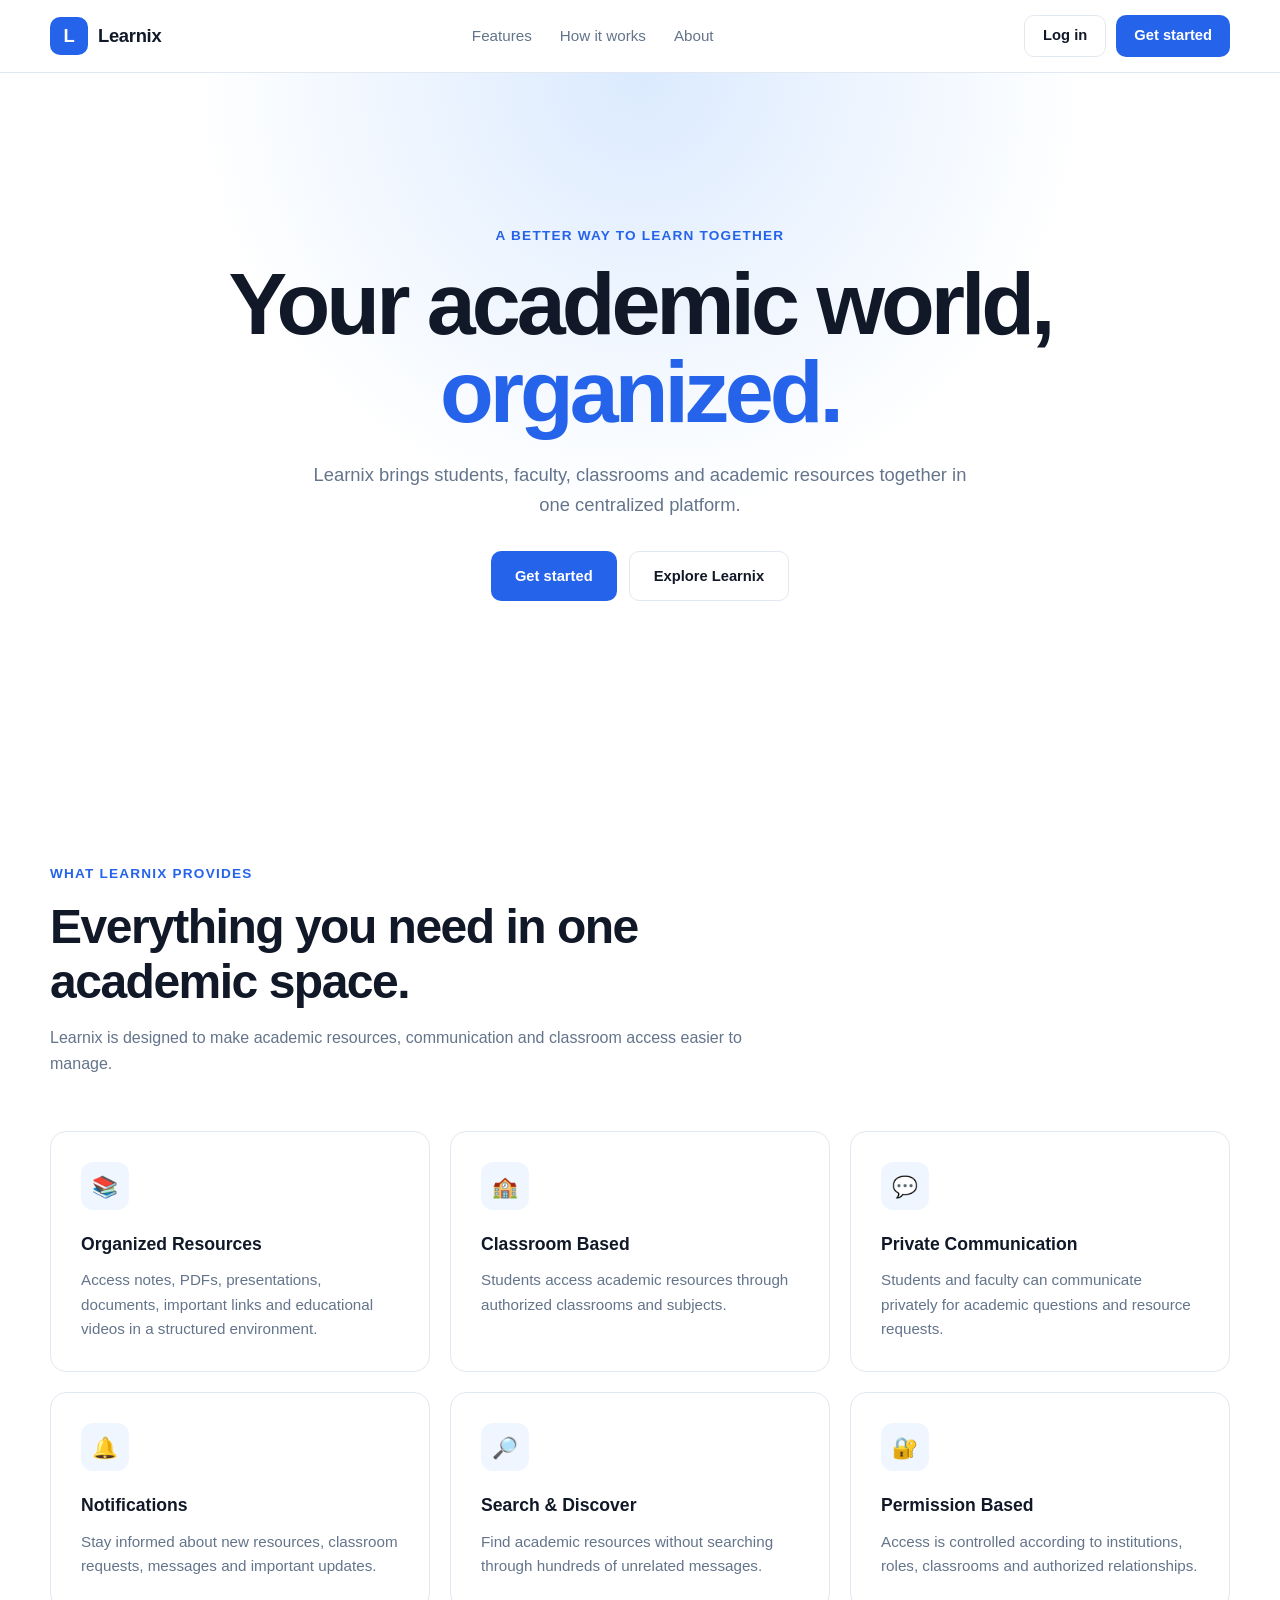
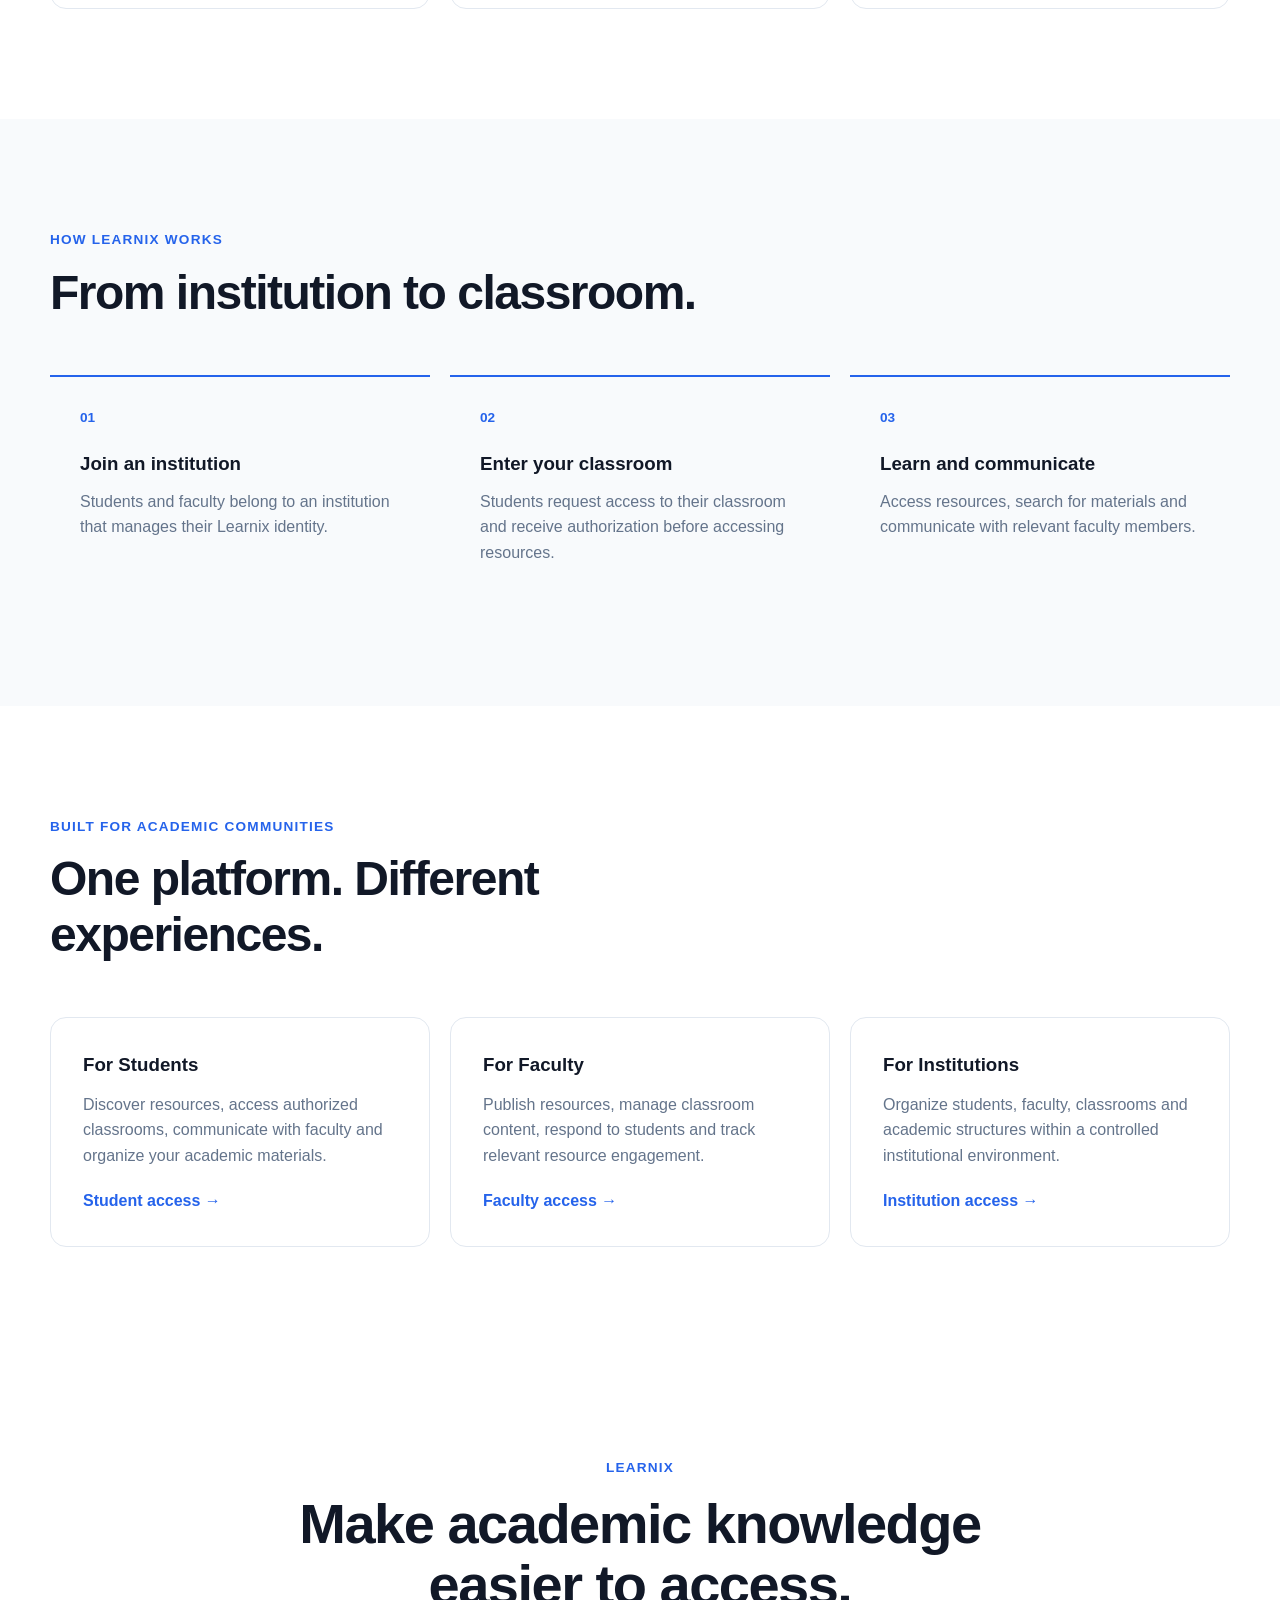
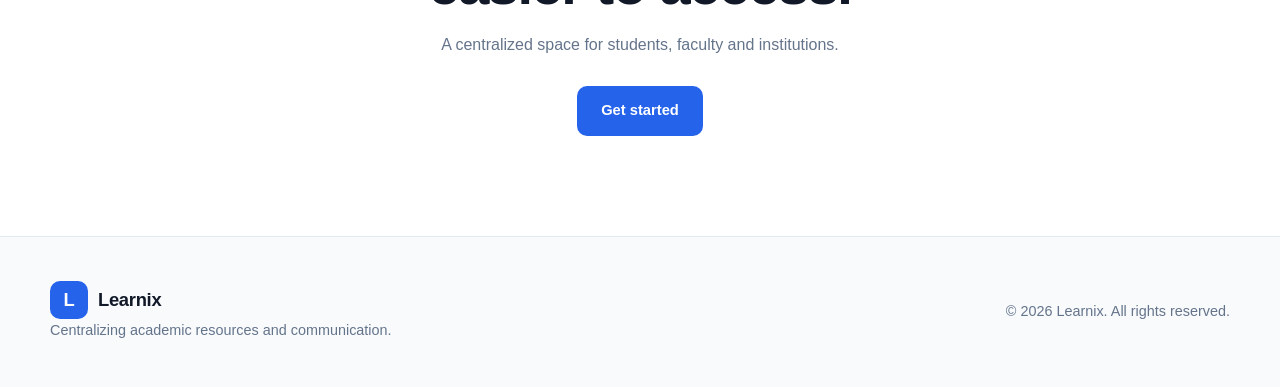
<file: src/index.html>
<!DOCTYPE html>
<html lang="en">
<head>
    <meta charset="UTF-8">

    <!-- Makes the page responsive on phones, tablets and laptops -->
    <meta name="viewport" content="width=device-width, initial-scale=1.0">

    <meta
        name="description"
        content="Learnix is a centralized academic platform connecting students, faculty and institutions."
    >

    <title>Learnix | Academic Learning Platform</title>

    <!-- Our stylesheet -->
    <link rel="stylesheet" href="css/style.css">
</head>

<body>

    <!-- =========================
         NAVIGATION BAR
         ========================= -->

    <header class="site-header">
        <nav class="navbar">

            <a href="#" class="brand">
                <span class="brand-mark">L</span>
                <span class="brand-name">Learnix</span>
            </a>

            <div class="nav-links">
                <a href="#features">Features</a>
                <a href="#how-it-works">How it works</a>
                <a href="#about">About</a>
            </div>

            <div class="nav-actions">
                <a href="#" class="btn btn-outline">Log in</a>
                <a href="#" class="btn btn-primary">Get started</a>
            </div>

        </nav>
    </header>


    <!-- =========================
         MAIN CONTENT
         ========================= -->

    <main>

        <!-- HERO SECTION -->

        <section class="hero">

            <div class="hero-content">

                <p class="eyebrow">
                    A better way to learn together
                </p>

                <h1>
                    Your academic world,
                    <span>organized.</span>
                </h1>

                <p class="hero-description">
                    Learnix brings students, faculty, classrooms and
                    academic resources together in one centralized platform.
                </p>

                <div class="hero-actions">
                    <a href="#" class="btn btn-primary btn-large">
                        Get started
                    </a>

                    <a href="#how-it-works" class="btn btn-secondary btn-large">
                        Explore Learnix
                    </a>
                </div>

            </div>

        </section>


        <!-- FEATURES SECTION -->

        <section id="features" class="section">

            <div class="section-heading">
                <p class="eyebrow">What Learnix provides</p>

                <h2>
                    Everything you need in one academic space.
                </h2>

                <p>
                    Learnix is designed to make academic resources,
                    communication and classroom access easier to manage.
                </p>
            </div>


            <div class="feature-grid">

                <article class="feature-card">
                    <div class="feature-icon">📚</div>

                    <h3>Organized Resources</h3>

                    <p>
                        Access notes, PDFs, presentations, documents,
                        important links and educational videos in a
                        structured environment.
                    </p>
                </article>


                <article class="feature-card">
                    <div class="feature-icon">🏫</div>

                    <h3>Classroom Based</h3>

                    <p>
                        Students access academic resources through
                        authorized classrooms and subjects.
                    </p>
                </article>


                <article class="feature-card">
                    <div class="feature-icon">💬</div>

                    <h3>Private Communication</h3>

                    <p>
                        Students and faculty can communicate privately
                        for academic questions and resource requests.
                    </p>
                </article>


                <article class="feature-card">
                    <div class="feature-icon">🔔</div>

                    <h3>Notifications</h3>

                    <p>
                        Stay informed about new resources, classroom
                        requests, messages and important updates.
                    </p>
                </article>


                <article class="feature-card">
                    <div class="feature-icon">🔎</div>

                    <h3>Search & Discover</h3>

                    <p>
                        Find academic resources without searching through
                        hundreds of unrelated messages.
                    </p>
                </article>


                <article class="feature-card">
                    <div class="feature-icon">🔐</div>

                    <h3>Permission Based</h3>

                    <p>
                        Access is controlled according to institutions,
                        roles, classrooms and authorized relationships.
                    </p>
                </article>

            </div>

        </section>


        <!-- HOW IT WORKS -->

        <section id="how-it-works" class="section section-alt">

            <div class="section-heading">
                <p class="eyebrow">How Learnix works</p>

                <h2>
                    From institution to classroom.
                </h2>
            </div>


            <div class="steps">

                <article class="step">
                    <span class="step-number">01</span>

                    <h3>Join an institution</h3>

                    <p>
                        Students and faculty belong to an institution
                        that manages their Learnix identity.
                    </p>
                </article>


                <article class="step">
                    <span class="step-number">02</span>

                    <h3>Enter your classroom</h3>

                    <p>
                        Students request access to their classroom and
                        receive authorization before accessing resources.
                    </p>
                </article>


                <article class="step">
                    <span class="step-number">03</span>

                    <h3>Learn and communicate</h3>

                    <p>
                        Access resources, search for materials and
                        communicate with relevant faculty members.
                    </p>
                </article>

            </div>

        </section>


        <!-- AUDIENCE SECTION -->

        <section id="about" class="section">

            <div class="section-heading">
                <p class="eyebrow">Built for academic communities</p>

                <h2>
                    One platform. Different experiences.
                </h2>
            </div>


            <div class="audience-grid">

                <article class="audience-card">
                    <h3>For Students</h3>

                    <p>
                        Discover resources, access authorized classrooms,
                        communicate with faculty and organize your
                        academic materials.
                    </p>

                    <a href="#" class="text-link">
                        Student access →
                    </a>
                </article>


                <article class="audience-card">
                    <h3>For Faculty</h3>

                    <p>
                        Publish resources, manage classroom content,
                        respond to students and track relevant resource
                        engagement.
                    </p>

                    <a href="#" class="text-link">
                        Faculty access →
                    </a>
                </article>


                <article class="audience-card">
                    <h3>For Institutions</h3>

                    <p>
                        Organize students, faculty, classrooms and
                        academic structures within a controlled
                        institutional environment.
                    </p>

                    <a href="#" class="text-link">
                        Institution access →
                    </a>
                </article>

            </div>

        </section>


        <!-- CALL TO ACTION -->

        <section class="cta-section">

            <div class="cta-content">

                <p class="eyebrow">Learnix</p>

                <h2>
                    Make academic knowledge easier to access.
                </h2>

                <p>
                    A centralized space for students, faculty and
                    institutions.
                </p>

                <a href="#" class="btn btn-primary btn-large">
                    Get started
                </a>

            </div>

        </section>

    </main>


    <!-- =========================
         FOOTER
         ========================= -->

    <footer class="site-footer">

        <div class="footer-content">

            <div>
                <a href="#" class="brand">
                    <span class="brand-mark">L</span>
                    <span class="brand-name">Learnix</span>
                </a>

                <p>
                    Centralizing academic resources and communication.
                </p>
            </div>

            <p class="copyright">
                © 2026 Learnix. All rights reserved.
            </p>

        </div>

    </footer>


    <!-- Our JavaScript file -->
    <script type="module" src="js/app.js"></script>

</body>
</html>
</file>
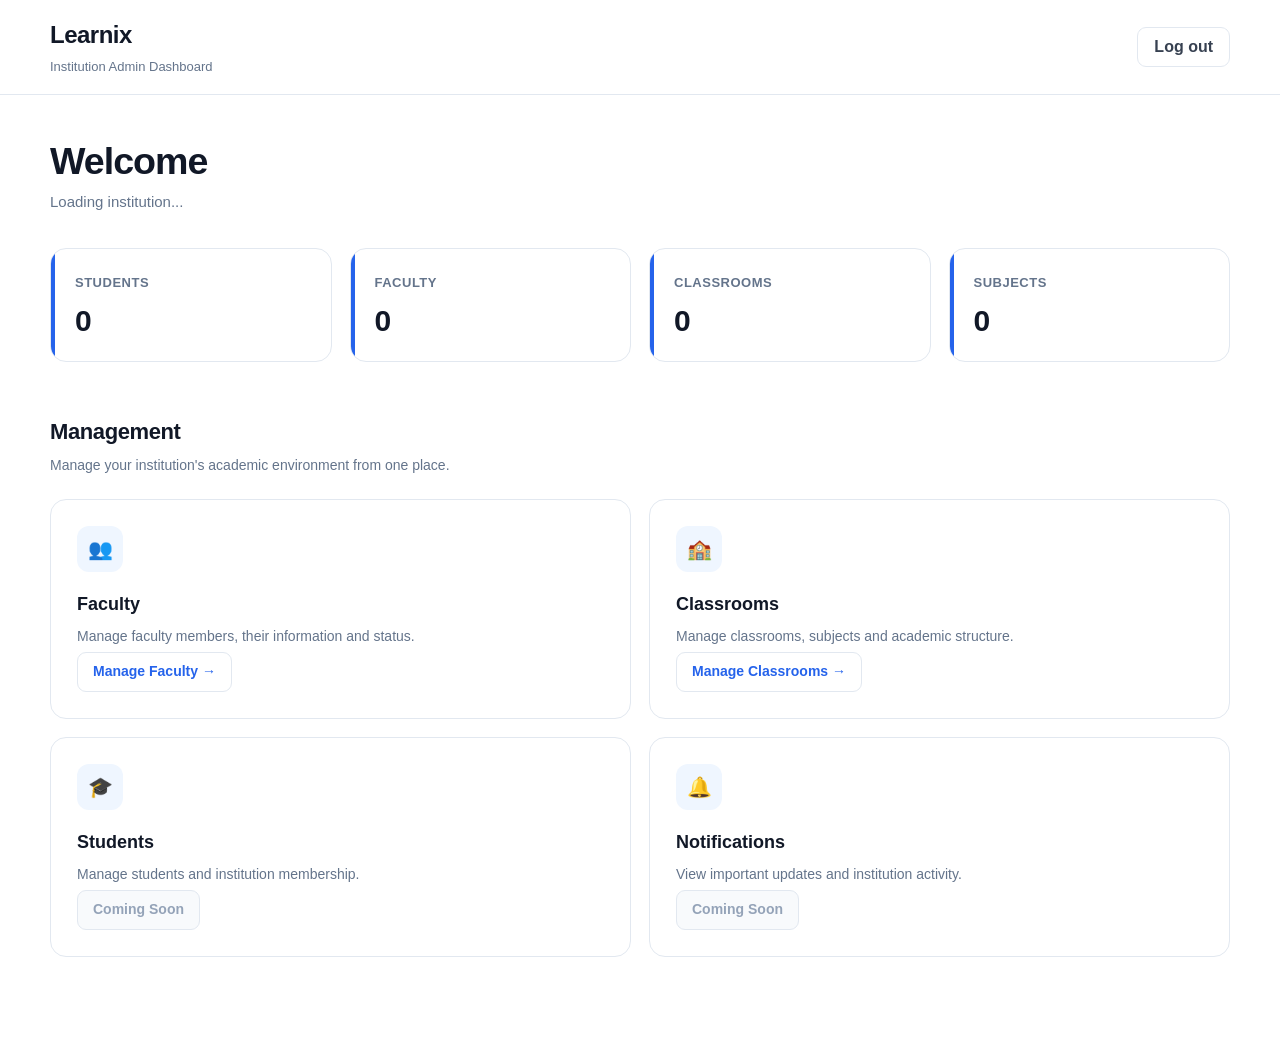
<file: src/dashboard.html>
<!DOCTYPE html>
<html lang="en">

<head>

    <meta charset="UTF-8">

    <meta
        name="viewport"
        content="width=device-width, initial-scale=1.0"
    >

    <title>Dashboard | Learnix</title>

    <link
        rel="stylesheet"
        href="css/style.css"
    >

</head>


<body>


    <!-- =========================================
         DASHBOARD HEADER
    ========================================== -->

    <header class="dashboard-header">

        <div>

            <h1>
                Learnix
            </h1>

            <p>
                Institution Admin Dashboard
            </p>

        </div>


        <button
            id="logout-button"
            class="logout-button"
            type="button"
        >
            Log out
        </button>

    </header>



    <!-- =========================================
         MAIN DASHBOARD
    ========================================== -->

    <main class="dashboard-container">


        <!-- =====================================
             DASHBOARD HOME
        ====================================== -->

        <section
            id="dashboard-home"
            class="dashboard-view"
        >


            <!-- Welcome -->

            <section class="dashboard-welcome">

                <h2 id="welcome-message">
                    Welcome
                </h2>

                <p id="institution-name">
                    Loading institution...
                </p>

            </section>



            <!-- Statistics -->

            <section class="dashboard-cards">


                <div class="dashboard-card">

                    <h3>
                        Students
                    </h3>

                    <p id="student-count">
                        0
                    </p>

                </div>



                <div class="dashboard-card">

                    <h3>
                        Faculty
                    </h3>

                    <p id="faculty-count">
                        0
                    </p>

                </div>



                <div class="dashboard-card">

                    <h3>
                        Classrooms
                    </h3>

                    <p id="classroom-count">
                        0
                    </p>

                </div>



                <div class="dashboard-card">

                    <h3>
                        Subjects
                    </h3>

                    <p id="subject-count">
                        0
                    </p>

                </div>


            </section>



            <!-- Management -->

            <section class="management-section">


                <div class="section-title">

                    <h2>
                        Management
                    </h2>

                    <p>
                        Manage your institution's academic
                        environment from one place.
                    </p>

                </div>



                <div class="management-grid">


                    <!-- Faculty Management -->

                    <div class="management-card">

                        <div class="management-card-icon">
                            👥
                        </div>


                        <div>

                            <h3>
                                Faculty
                            </h3>

                            <p>
                                Manage faculty members,
                                their information and status.
                            </p>

                        </div>


                        <button
                            id="open-faculty-button"
                            type="button"
                            class="management-button"
                        >
                            Manage Faculty →
                        </button>

                    </div>



                    <!-- Classroom Management -->

                    <div class="management-card">

                        <div class="management-card-icon">
                            🏫
                        </div>


                        <div>

                            <h3>
                                Classrooms
                            </h3>

                            <p>
                                Manage classrooms,
                                subjects and academic structure.
                            </p>

                        </div>


                        <button
                            id="open-classroom-button"
                            type="button"
                            class="management-button"
                        >
                            Manage Classrooms →
                        </button>

                    </div>



                    <!-- Student Management -->

                    <div class="management-card">

                        <div class="management-card-icon">
                            🎓
                        </div>


                        <div>

                            <h3>
                                Students
                            </h3>

                            <p>
                                Manage students and
                                institution membership.
                            </p>

                        </div>


                        <button
                            type="button"
                            class="management-button"
                            disabled
                        >
                            Coming Soon
                        </button>

                    </div>



                    <!-- Notifications -->

                    <div class="management-card">

                        <div class="management-card-icon">
                            🔔
                        </div>


                        <div>

                            <h3>
                                Notifications
                            </h3>

                            <p>
                                View important updates
                                and institution activity.
                            </p>

                        </div>


                        <button
                            type="button"
                            class="management-button"
                            disabled
                        >
                            Coming Soon
                        </button>

                    </div>


                </div>

            </section>

        </section>



        <!-- =====================================
             FACULTY MANAGEMENT VIEW
        ====================================== -->

        <section
            id="faculty-management-view"
            class="dashboard-view"
            hidden
        >


            <!-- Faculty page header -->

            <div class="management-page-header">

                <div>


                    <button
                        id="back-from-faculty-button"
                        type="button"
                        class="back-button"
                    >
                        ← Dashboard
                    </button>


                    <h2>
                        Faculty Management
                    </h2>


                    <p>
                        Manage faculty members of your institution.
                    </p>

                </div>

            </div>



            <!-- Faculty toolbar -->

            <div class="management-toolbar">


                <div class="search-box">

                    <input
                        type="search"
                        id="faculty-search"
                        placeholder="Search by faculty name or ID..."
                    >

                </div>


                <button
                    id="create-faculty-button"
                    type="button"
                >
                    + Add Faculty
                </button>


            </div>



            <!-- Faculty list -->

            <div
                id="faculty-list"
                class="faculty-list"
            >

                <p>
                    Loading faculty...
                </p>

            </div>



            <!-- =================================
                 FACULTY DETAILS
            ================================== -->

            <section
                id="faculty-details-section"
                class="form-panel faculty-details-panel"
                hidden
            >


                <div class="form-panel-header">


                    <div>

                        <h2>
                            Faculty Details
                        </h2>

                        <p>
                            View information about this
                            faculty member.
                        </p>

                    </div>


                    <button
                        id="close-faculty-details-button"
                        type="button"
                        class="close-button"
                    >
                        ×
                    </button>


                </div>



                <div
                    id="faculty-details"
                    class="faculty-details"
                >

                    <!--
                        Faculty details will be
                        inserted here by JavaScript.
                    -->

                </div>


            </section>



            <!-- =================================
                 ADD FACULTY
            ================================== -->

            <section
                id="create-faculty-section"
                class="form-panel"
                hidden
            >


                <div class="form-panel-header">


                    <div>

                        <h2>
                            Add Faculty
                        </h2>


                        <p>
                            Add a new faculty member
                            to your institution.
                        </p>

                    </div>


                    <button
                        id="close-faculty-form-button"
                        type="button"
                        class="close-button"
                    >
                        ×
                    </button>


                </div>



                <form
                    id="create-faculty-form"
                >


                    <!-- Full Name -->

                    <div class="form-group">

                        <label
                            for="faculty-name"
                        >
                            Full Name
                        </label>


                        <input
                            type="text"
                            id="faculty-name"
                            name="faculty-name"
                            placeholder="Example: Dr. John Mathew"
                            required
                        >

                    </div>



                    <!-- Faculty ID -->

                    <div class="form-group">

                        <label
                            for="faculty-code"
                        >
                            Faculty ID
                        </label>


                        <input
                            type="text"
                            id="faculty-code"
                            name="faculty-code"
                            placeholder="Example: MESITAM-FAC-002"
                            required
                        >


                        <small>
                            Use the unique faculty ID
                            issued by your institution.
                        </small>

                    </div>



                    <!-- Email + Phone -->

                    <div class="form-row">


                        <div class="form-group">

                            <label
                                for="faculty-email"
                            >
                                Email
                            </label>


                            <input
                                type="email"
                                id="faculty-email"
                                name="faculty-email"
                                placeholder="faculty@example.com"
                            >

                        </div>



                        <div class="form-group">

                            <label
                                for="faculty-phone"
                            >
                                Phone
                            </label>


                            <input
                                type="tel"
                                id="faculty-phone"
                                name="faculty-phone"
                                placeholder="Enter phone number"
                            >

                        </div>


                    </div>



                    <!-- Department -->

                    <div class="form-group">

                        <label
                            for="faculty-department"
                        >
                            Department
                        </label>


                        <input
                            type="text"
                            id="faculty-department"
                            name="faculty-department"
                            placeholder="Example: Computer Science and Engineering"
                        >

                    </div>



                    <!-- Actions -->

                    <div class="form-actions">


                        <button
                            id="cancel-faculty-button"
                            type="button"
                            class="secondary-button"
                        >
                            Cancel
                        </button>


                        <button
                            type="submit"
                        >
                            Add Faculty
                        </button>


                    </div>



                    <p
                        id="faculty-message"
                    ></p>


                </form>

            </section>


        </section>



        <!-- =====================================
             CLASSROOM MANAGEMENT VIEW
        ====================================== -->

        <section
            id="classroom-management-view"
            class="dashboard-view"
            hidden
        >


            <!-- Classroom page header -->

            <div class="management-page-header">


                <div>


                    <button
                        id="back-from-classroom-button"
                        type="button"
                        class="back-button"
                    >
                        ← Dashboard
                    </button>


                    <h2>
                        Classroom Management
                    </h2>


                    <p>
                        Manage classrooms and their subjects.
                    </p>


                </div>


            </div>



            <!-- Classroom toolbar -->

            <div class="management-toolbar">


                <div>

                    <h3>
                        Classrooms
                    </h3>


                    <p>
                        Organize your institution's
                        academic groups.
                    </p>

                </div>


                <button
                    id="create-classroom-button"
                    type="button"
                >
                    + Create Classroom
                </button>


            </div>



            <!-- Classroom list -->

            <div
                id="classroom-list"
                class="classroom-list"
            >

                <p>
                    Loading classrooms...
                </p>

            </div>



            <!-- =================================
                 CREATE CLASSROOM
            ================================== -->

            <section
                id="create-classroom-section"
                class="form-panel"
                hidden
            >


                <div class="form-panel-header">


                    <div>

                        <h2>
                            Create a New Classroom
                        </h2>


                        <p>
                            Set up a classroom for
                            your institution.
                        </p>

                    </div>


                    <button
                        id="close-classroom-form-button"
                        type="button"
                        class="close-button"
                    >
                        ×
                    </button>


                </div>



                <form
                    id="create-classroom-form"
                >


                    <!-- Classroom Name -->

                    <div class="form-group">

                        <label
                            for="classroom-name"
                        >
                            Classroom Name
                        </label>


                        <input
                            type="text"
                            id="classroom-name"
                            name="classroom-name"
                            placeholder="Example: CSE S5"
                            required
                        >


                        <small>
                            Example: CSE S5, CSE S6,
                            ECE S5, etc.
                        </small>

                    </div>



                    <!-- Description -->

                    <div class="form-group">

                        <label
                            for="classroom-description"
                        >
                            Description
                        </label>


                        <textarea
                            id="classroom-description"
                            name="classroom-description"
                            placeholder="Describe this classroom..."
                            rows="5"
                        ></textarea>

                    </div>



                    <!-- Preview -->

                    <div class="form-preview">


                        <span>
                            Classroom Preview
                        </span>


                        <strong>
                            Your classroom will appear
                            here after creation.
                        </strong>


                    </div>



                    <!-- Actions -->

                    <div class="form-actions">


                        <button
                            id="cancel-classroom-button"
                            type="button"
                            class="secondary-button"
                        >
                            Cancel
                        </button>


                        <button
                            type="submit"
                        >
                            Create Classroom
                        </button>


                    </div>



                    <p
                        id="classroom-message"
                    ></p>


                </form>

            </section>


        </section>


    </main>



    <!-- =========================================
         JAVASCRIPT
    ========================================== -->

    <script
        type="module"
        src="js/dashboard.js"
    ></script>


</body>

</html>
</file>
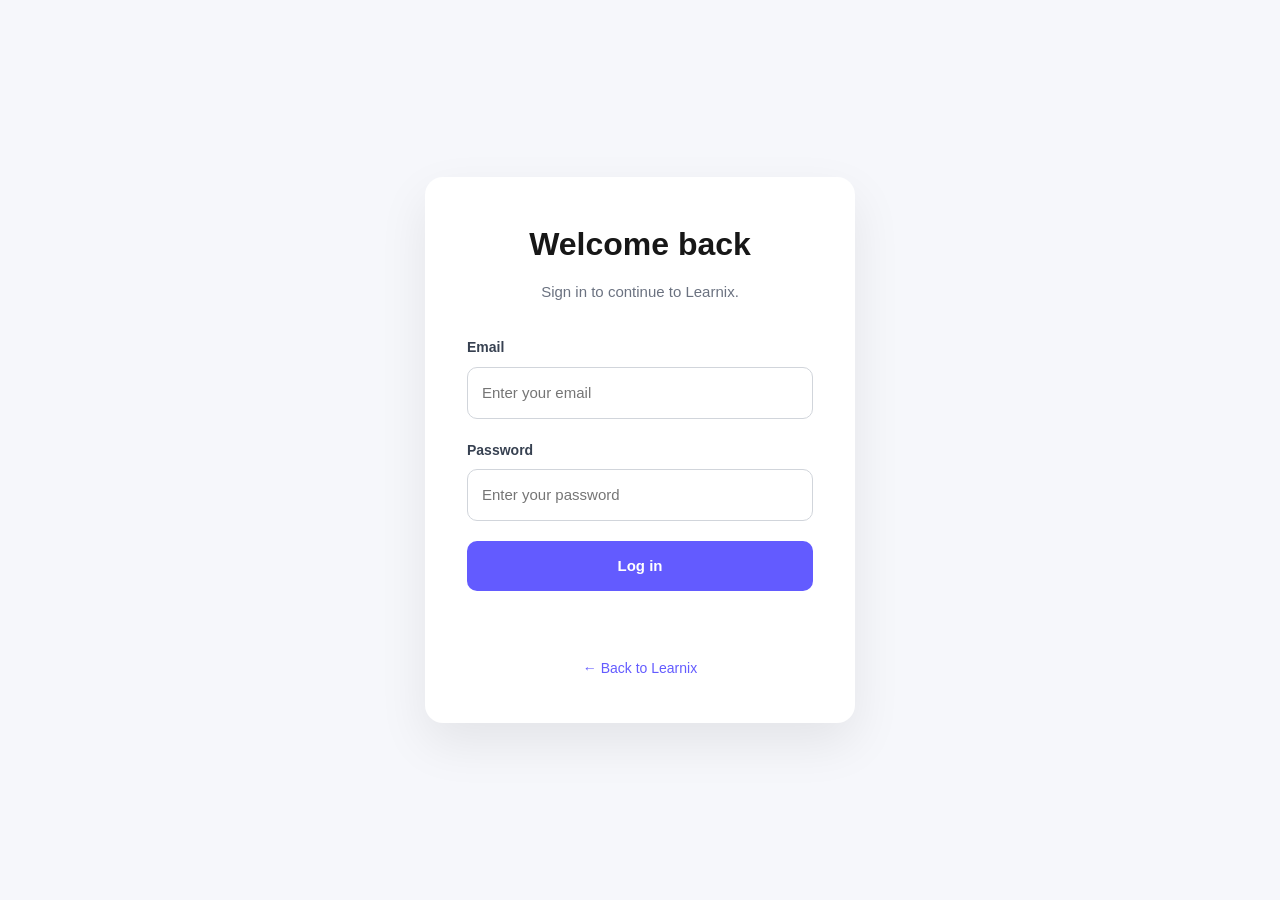
<file: src/login.html>
<!DOCTYPE html>
<html lang="en">
<head>
    <meta charset="UTF-8">
    <meta name="viewport" content="width=device-width, initial-scale=1.0">

    <title>Login | Learnix</title>

    <link rel="stylesheet" href="css/style.css">
</head>

<body>

    <main class="login-page">

        <section class="login-card">

            <div class="login-header">
                <h1>Welcome back</h1>
                <p>Sign in to continue to Learnix.</p>
            </div>

            <form id="login-form">

                <div class="form-group">
                    <label for="email">Email</label>
                    <input
                        type="email"
                        id="email"
                        name="email"
                        placeholder="Enter your email"
                        required
                    >
                </div>

                <div class="form-group">
                    <label for="password">Password</label>
                    <input
                        type="password"
                        id="password"
                        name="password"
                        placeholder="Enter your password"
                        required
                    >
                </div>

                <button type="submit" class="login-button">
                    Log in
                </button>

                <p id="login-message" class="login-message"></p>

            </form>

            <div class="login-footer">
                <a href="index.html">← Back to Learnix</a>
            </div>

        </section>

    </main>

    <script type="module" src="js/login.js"></script>

</body>
</html>
</file>
<file: src/css/style.css>
/* =========================================
   LEARNIX — GLOBAL STYLES
========================================= */

:root {
    --primary: #2563eb;
    --primary-dark: #1d4ed8;

    --text: #111827;
    --text-muted: #64748b;

    --background: #ffffff;
    --surface: #f8fafc;
    --surface-soft: #f1f5f9;

    --border: #e2e8f0;

    --white: #ffffff;

    --success: #15803d;
    --warning: #b45309;

    --radius: 16px;

    --max-width: 1180px;
}


/* =========================================
   RESET
========================================= */

* {
    margin: 0;
    padding: 0;
    box-sizing: border-box;
}

html {
    scroll-behavior: smooth;
}

body {
    font-family: Arial, Helvetica, sans-serif;
    color: var(--text);
    background: var(--background);
    line-height: 1.6;
}

a {
    color: inherit;
    text-decoration: none;
}

button,
input,
textarea {
    font: inherit;
}

button,
a {
    -webkit-tap-highlight-color: transparent;
}


/* =========================================
   REUSABLE CONTAINER
========================================= */

.navbar,
.section,
.cta-section,
.footer-content {
    width: min(100% - 40px, var(--max-width));
    margin-inline: auto;
}


/* =========================================
   NAVIGATION
========================================= */

.site-header {
    position: sticky;
    top: 0;
    z-index: 100;

    background: rgba(255, 255, 255, 0.94);

    border-bottom: 1px solid var(--border);

    backdrop-filter: blur(12px);
}

.navbar {
    min-height: 72px;

    display: flex;
    align-items: center;
    justify-content: space-between;

    gap: 30px;
}

.brand {
    display: inline-flex;
    align-items: center;

    gap: 10px;

    font-weight: 700;
    font-size: 1.15rem;
}

.brand-mark {
    width: 38px;
    height: 38px;

    display: grid;
    place-items: center;

    border-radius: 10px;

    background: var(--primary);
    color: var(--white);

    font-weight: 800;
}

.brand-name {
    letter-spacing: -0.3px;
}

.nav-links {
    display: flex;
    align-items: center;

    gap: 28px;

    color: var(--text-muted);

    font-size: 0.95rem;
}

.nav-links a {
    transition: color 0.2s ease;
}

.nav-links a:hover {
    color: var(--primary);
}

.nav-actions {
    display: flex;
    align-items: center;
    gap: 10px;
}


/* =========================================
   BUTTONS
========================================= */

.btn {
    display: inline-flex;
    align-items: center;
    justify-content: center;

    min-height: 42px;

    padding: 0 18px;

    border-radius: 10px;

    font-size: 0.92rem;
    font-weight: 600;

    transition:
        transform 0.2s ease,
        background 0.2s ease,
        border-color 0.2s ease;
}

.btn:hover {
    transform: translateY(-2px);
}

.btn-primary {
    background: var(--primary);
    color: var(--white);
}

.btn-primary:hover {
    background: var(--primary-dark);
}

.btn-outline {
    border: 1px solid var(--border);
    background: var(--white);
}

.btn-outline:hover {
    border-color: var(--primary);
    color: var(--primary);
}

.btn-secondary {
    border: 1px solid var(--border);
    background: var(--white);
}

.btn-secondary:hover {
    border-color: var(--primary);
    color: var(--primary);
}

.btn-large {
    min-height: 50px;
    padding-inline: 24px;
}


/* =========================================
   HERO
========================================= */

.hero {
    min-height: 680px;

    display: grid;
    place-items: center;

    text-align: center;

    padding: 100px 20px;

    background:
        radial-gradient(
            circle at top,
            #dbeafe 0,
            #ffffff 48%
        );
}

.hero-content {
    width: min(850px, 100%);
}

.eyebrow {
    margin-bottom: 14px;

    color: var(--primary);

    font-size: 0.85rem;
    font-weight: 700;

    letter-spacing: 1.2px;

    text-transform: uppercase;
}

.hero h1 {
    margin-bottom: 24px;

    font-size: clamp(3rem, 7vw, 5.5rem);

    line-height: 1;

    letter-spacing: -4px;
}

.hero h1 span {
    color: var(--primary);
}

.hero-description {
    max-width: 680px;

    margin: 0 auto 32px;

    color: var(--text-muted);

    font-size: 1.15rem;
}

.hero-actions {
    display: flex;
    justify-content: center;

    flex-wrap: wrap;

    gap: 12px;
}


/* =========================================
   GENERAL SECTIONS
========================================= */

.section {
    padding-block: 110px;
}

.section-alt {
    width: 100%;
    max-width: none;

    padding-inline:
        max(
            20px,
            calc((100% - var(--max-width)) / 2)
        );

    background: var(--surface);
}

.section-heading {
    max-width: 720px;

    margin-bottom: 55px;
}

.section-heading h2 {
    margin-bottom: 16px;

    font-size: clamp(2rem, 4vw, 3rem);

    line-height: 1.15;

    letter-spacing: -1.5px;
}

.section-heading > p:last-child {
    color: var(--text-muted);
}


/* =========================================
   FEATURE CARDS
========================================= */

.feature-grid {
    display: grid;

    grid-template-columns:
        repeat(3, minmax(0, 1fr));

    gap: 20px;
}

.feature-card {
    padding: 30px;

    border: 1px solid var(--border);

    border-radius: var(--radius);

    background: var(--white);

    transition:
        transform 0.2s ease,
        box-shadow 0.2s ease;
}

.feature-card:hover {
    transform: translateY(-5px);

    box-shadow:
        0 15px 35px rgba(15, 23, 42, 0.08);
}

.feature-icon {
    width: 48px;
    height: 48px;

    display: grid;
    place-items: center;

    margin-bottom: 20px;

    border-radius: 12px;

    background: #eff6ff;

    font-size: 1.3rem;
}

.feature-card h3 {
    margin-bottom: 10px;

    font-size: 1.1rem;
}

.feature-card p {
    color: var(--text-muted);

    font-size: 0.95rem;
}


/* =========================================
   HOW IT WORKS
========================================= */

.steps {
    display: grid;

    grid-template-columns:
        repeat(3, minmax(0, 1fr));

    gap: 20px;
}

.step {
    padding: 30px;

    border-top: 2px solid var(--primary);
}

.step-number {
    display: block;

    margin-bottom: 20px;

    color: var(--primary);

    font-size: 0.85rem;
    font-weight: 800;
}

.step h3 {
    margin-bottom: 10px;
}

.step p {
    color: var(--text-muted);
}


/* =========================================
   AUDIENCE CARDS
========================================= */

.audience-grid {
    display: grid;

    grid-template-columns:
        repeat(3, minmax(0, 1fr));

    gap: 20px;
}

.audience-card {
    padding: 32px;

    border: 1px solid var(--border);

    border-radius: var(--radius);

    background: var(--white);
}

.audience-card h3 {
    margin-bottom: 12px;
}

.audience-card p {
    margin-bottom: 20px;

    color: var(--text-muted);
}

.text-link {
    color: var(--primary);

    font-weight: 700;
}

.text-link:hover {
    color: var(--primary-dark);
}


/* =========================================
   CALL TO ACTION
========================================= */

.cta-section {
    padding-block: 100px;

    text-align: center;
}

.cta-content {
    max-width: 700px;

    margin-inline: auto;
}

.cta-content h2 {
    margin-bottom: 16px;

    font-size: clamp(2rem, 5vw, 3.5rem);

    line-height: 1.1;

    letter-spacing: -1.5px;
}

.cta-content > p:not(.eyebrow) {
    margin-bottom: 28px;

    color: var(--text-muted);
}


/* =========================================
   FOOTER
========================================= */

.site-footer {
    border-top: 1px solid var(--border);

    background: var(--surface);
}

.footer-content {
    min-height: 150px;

    display: flex;
    align-items: center;
    justify-content: space-between;

    gap: 30px;
}

.footer-content p {
    color: var(--text-muted);

    font-size: 0.9rem;
}

.copyright {
    text-align: right;
}


/* =========================================
   LOGIN PAGE
========================================= */

.login-page {
    min-height: 100vh;

    display: flex;
    align-items: center;
    justify-content: center;

    padding: 40px 20px;

    background: #f6f7fb;
}

.login-card {
    width: 100%;
    max-width: 430px;

    padding: 42px;

    background: #ffffff;

    border-radius: 18px;

    box-shadow:
        0 20px 50px rgba(0, 0, 0, 0.08);
}

.login-header {
    text-align: center;

    margin-bottom: 32px;
}

.login-header h1 {
    margin: 0 0 10px;

    font-size: 32px;
    font-weight: 700;

    color: #171717;
}

.login-header p {
    margin: 0;

    color: #6b7280;

    font-size: 15px;
}


/* =========================================
   FORMS
========================================= */

.form-group {
    margin-bottom: 20px;
}

.form-group label {
    display: block;

    margin-bottom: 8px;

    font-size: 14px;
    font-weight: 600;

    color: #374151;
}

.form-group input,
.form-group textarea {
    width: 100%;

    padding: 13px 14px;

    border: 1px solid #d1d5db;

    border-radius: 10px;

    font-size: 15px;

    font-family: inherit;

    outline: none;

    background: #ffffff;

    transition:
        border-color 0.2s,
        box-shadow 0.2s;
}

.form-group textarea {
    resize: vertical;
    min-height: 120px;
}

.form-group input:focus,
.form-group textarea:focus {
    border-color: var(--primary);

    box-shadow:
        0 0 0 3px rgba(37, 99, 235, 0.12);
}

.form-group small {
    display: block;

    margin-top: 6px;

    color: var(--text-muted);

    font-size: 12px;
}


/* =========================================
   LOGIN BUTTON
========================================= */

.login-button {
    width: 100%;

    padding: 13px 16px;

    border: none;

    border-radius: 10px;

    background: #635bff;

    color: #ffffff;

    font-size: 15px;
    font-weight: 600;

    font-family: inherit;

    cursor: pointer;

    transition:
        background 0.2s,
        transform 0.1s;
}

.login-button:hover {
    background: #5148e5;
}

.login-button:active {
    transform: translateY(1px);
}

.login-message {
    min-height: 20px;

    margin: 16px 0 0;

    text-align: center;

    font-size: 14px;

    color: #6b7280;
}

.login-footer {
    margin-top: 28px;

    text-align: center;
}

.login-footer a {
    color: #635bff;

    font-size: 14px;
    font-weight: 500;
}

.login-footer a:hover {
    text-decoration: underline;
}


/* =========================================
   DASHBOARD
========================================= */

.dashboard-header {
    min-height: 76px;

    display: flex;
    align-items: center;
    justify-content: space-between;

    padding:
        16px
        max(24px, calc((100% - 1180px) / 2));

    background: rgba(255, 255, 255, 0.96);

    border-bottom: 1px solid var(--border);

    position: sticky;
    top: 0;
    z-index: 50;

    backdrop-filter: blur(12px);
}

.dashboard-header h1 {
    margin: 0;

    font-size: 24px;

    letter-spacing: -0.5px;
}

.dashboard-header p {
    margin-top: 3px;

    color: var(--text-muted);

    font-size: 13px;
}

.logout-button {
    min-height: 40px;

    padding: 0 16px;

    border: 1px solid var(--border);

    border-radius: 9px;

    background: var(--white);

    color: #374151;

    font-weight: 600;

    cursor: pointer;

    transition:
        background 0.2s,
        border-color 0.2s,
        color 0.2s;
}

.logout-button:hover {
    border-color: #cbd5e1;

    background: var(--surface);

    color: var(--text);
}

.dashboard-container {
    width: min(
        calc(100% - 40px),
        var(--max-width)
    );

    margin-inline: auto;

    padding: 44px 0 80px;
}

.dashboard-view {
    width: 100%;
}


/* =========================================
   DASHBOARD WELCOME
========================================= */

.dashboard-welcome {
    margin-bottom: 34px;
}

.dashboard-welcome h2 {
    margin-bottom: 6px;

    font-size: clamp(1.8rem, 4vw, 2.35rem);

    line-height: 1.2;

    letter-spacing: -1px;
}

.dashboard-welcome p {
    color: var(--text-muted);

    font-size: 15px;
}


/* =========================================
   STATISTICS CARDS
========================================= */

.dashboard-cards {
    display: grid;

    grid-template-columns:
        repeat(4, minmax(0, 1fr));

    gap: 18px;

    margin-bottom: 52px;
}

.dashboard-card {
    position: relative;

    padding: 24px;

    border: 1px solid var(--border);

    border-radius: var(--radius);

    background: var(--white);

    overflow: hidden;

    transition:
        transform 0.2s ease,
        box-shadow 0.2s ease,
        border-color 0.2s ease;
}

.dashboard-card::before {
    content: "";

    position: absolute;

    left: 0;
    top: 0;

    width: 4px;
    height: 100%;

    background: var(--primary);
}

.dashboard-card:hover {
    transform: translateY(-3px);

    border-color: #cbd5e1;

    box-shadow:
        0 12px 30px rgba(15, 23, 42, 0.07);
}

.dashboard-card h3 {
    margin-bottom: 10px;

    color: var(--text-muted);

    font-size: 13px;
    font-weight: 600;

    text-transform: uppercase;

    letter-spacing: 0.5px;
}

.dashboard-card p {
    margin: 0;

    font-size: 30px;
    font-weight: 700;

    line-height: 1.1;
}


/* =========================================
   MANAGEMENT SECTION
========================================= */

.management-section {
    margin-top: 10px;
}

.section-title {
    margin-bottom: 22px;
}

.section-title h2 {
    margin-bottom: 5px;

    font-size: 22px;

    letter-spacing: -0.4px;
}

.section-title p {
    color: var(--text-muted);

    font-size: 14px;
}

.management-grid {
    display: grid;

    grid-template-columns:
        repeat(2, minmax(0, 1fr));

    gap: 18px;
}

.management-card {
    display: flex;
    flex-direction: column;

    min-height: 220px;

    padding: 26px;

    border: 1px solid var(--border);

    border-radius: var(--radius);

    background: var(--white);

    transition:
        transform 0.2s ease,
        box-shadow 0.2s ease,
        border-color 0.2s ease;
}

.management-card:hover {
    transform: translateY(-3px);

    border-color: #cbd5e1;

    box-shadow:
        0 14px 32px rgba(15, 23, 42, 0.07);
}

.management-card-icon {
    width: 46px;
    height: 46px;

    display: grid;
    place-items: center;

    margin-bottom: 18px;

    border-radius: 12px;

    background: #eff6ff;

    font-size: 20px;
}

.management-card h3 {
    margin-bottom: 7px;

    font-size: 18px;
}

.management-card p {
    color: var(--text-muted);

    font-size: 14px;

    max-width: 430px;
}

.management-button {
    align-self: flex-start;

    margin-top: auto;

    min-height: 40px;

    padding: 0 15px;

    border: 1px solid var(--border);

    border-radius: 9px;

    background: var(--white);

    color: var(--primary);

    font-size: 14px;
    font-weight: 600;

    cursor: pointer;

    transition:
        background 0.2s,
        border-color 0.2s,
        transform 0.2s;
}

.management-button:hover:not(:disabled) {
    border-color: #bfdbfe;

    background: #eff6ff;

    transform: translateY(-1px);
}

.management-button:disabled {
    color: #94a3b8;

    background: var(--surface);

    cursor: not-allowed;
}


/* =========================================
   MANAGEMENT PAGE HEADER
========================================= */

.management-page-header {
    margin-bottom: 30px;
}

.management-page-header h2 {
    margin-top: 16px;
    margin-bottom: 6px;

    font-size: clamp(1.8rem, 4vw, 2.3rem);

    line-height: 1.2;

    letter-spacing: -1px;
}

.management-page-header p {
    color: var(--text-muted);

    font-size: 14px;
}

.back-button {
    min-height: 36px;

    padding: 0 12px;

    border: 1px solid var(--border);

    border-radius: 8px;

    background: var(--white);

    color: #475569;

    font-size: 13px;
    font-weight: 600;

    cursor: pointer;

    transition:
        border-color 0.2s,
        color 0.2s,
        background 0.2s;
}

.back-button:hover {
    border-color: #bfdbfe;

    background: #eff6ff;

    color: var(--primary);
}


/* =========================================
   MANAGEMENT TOOLBAR
========================================= */

.management-toolbar {
    display: flex;
    align-items: center;
    justify-content: space-between;

    gap: 20px;

    margin-bottom: 22px;

    padding: 18px;

    border: 1px solid var(--border);

    border-radius: var(--radius);

    background: var(--white);
}

.management-toolbar h3 {
    margin-bottom: 3px;

    font-size: 17px;
}

.management-toolbar p {
    color: var(--text-muted);

    font-size: 13px;
}

.management-toolbar > button {
    min-height: 42px;

    padding: 0 17px;

    border: none;

    border-radius: 9px;

    background: var(--primary);

    color: var(--white);

    font-size: 14px;
    font-weight: 600;

    cursor: pointer;

    white-space: nowrap;

    transition:
        background 0.2s,
        transform 0.2s;
}

.management-toolbar > button:hover {
    background: var(--primary-dark);

    transform: translateY(-1px);
}


/* =========================================
   SEARCH
========================================= */

.search-box {
    flex: 1;

    max-width: 560px;
}

.search-box input {
    width: 100%;

    min-height: 44px;

    padding: 0 15px;

    border: 1px solid var(--border);

    border-radius: 9px;

    background: var(--white);

    color: var(--text);

    outline: none;

    font-size: 14px;

    transition:
        border-color 0.2s,
        box-shadow 0.2s;
}

.search-box input::placeholder {
    color: #94a3b8;
}

.search-box input:focus {
    border-color: var(--primary);

    box-shadow:
        0 0 0 3px rgba(37, 99, 235, 0.1);
}


/* =========================================
   FACULTY LIST
========================================= */

.faculty-list {
    display: flex;
    flex-direction: column;

    gap: 10px;
}

.faculty-item {
    display: grid;

    grid-template-columns:
        minmax(0, 1fr)
        190px
        120px;

    align-items: center;

    gap: 20px;

    padding: 18px 20px;

    border: 1px solid var(--border);

    border-radius: 12px;

    background: var(--white);

    cursor: pointer;

    transition:
        border-color 0.2s,
        box-shadow 0.2s,
        transform 0.2s;
}

.faculty-item:hover {
    border-color: #93c5fd;

    box-shadow:
        0 8px 22px rgba(15, 23, 42, 0.06);

    transform: translateY(-2px);
}

.faculty-item:active {
    transform: translateY(0);
}

.faculty-item h3 {
    margin-bottom: 2px;

    font-size: 16px;
}

.faculty-item p {
    margin: 0;

    color: var(--text-muted);

    font-size: 13px;
}

.faculty-item p strong {
    color: #475569;

    font-weight: 600;
}

.faculty-status {
    display: inline-flex;

    align-items: center;

    justify-content: center;

    width: fit-content;

    min-height: 28px;

    padding: 0 10px;

    border-radius: 999px;

    background: #fff7ed;

    color: var(--warning);

    font-size: 12px;

    font-weight: 700;

    text-transform: capitalize;
}


/* =========================================
   FACULTY DETAILS
========================================= */

.faculty-details-panel {
    margin-top: 22px;
}

.faculty-details {
    width: 100%;
}

.faculty-detail-grid {
    display: grid;

    grid-template-columns:
        repeat(2, minmax(0, 1fr));

    gap: 16px;

    max-width: 900px;
}

.faculty-detail-item {
    padding: 18px;

    border: 1px solid var(--border);

    border-radius: 12px;

    background: var(--white);

    transition:
        border-color 0.2s,
        box-shadow 0.2s;
}

.faculty-detail-item:hover {
    border-color: #cbd5e1;

    box-shadow:
        0 6px 18px rgba(15, 23, 42, 0.04);
}

.faculty-detail-item span {
    display: block;

    margin-bottom: 6px;

    color: var(--text-muted);

    font-size: 12px;
    font-weight: 700;

    text-transform: uppercase;

    letter-spacing: 0.45px;
}

.faculty-detail-item strong {
    display: block;

    color: var(--text);

    font-size: 15px;
    font-weight: 600;

    word-break: break-word;
}

.faculty-detail-item .faculty-status {
    display: inline-flex;

    width: fit-content;
}


/* =========================================
   CLASSROOM LIST
========================================= */

.classroom-list {
    display: grid;

    grid-template-columns:
        repeat(2, minmax(0, 1fr));

    gap: 16px;
}

.classroom-item {
    padding: 22px;

    border: 1px solid var(--border);

    border-radius: 14px;

    background: var(--white);

    transition:
        border-color 0.2s,
        box-shadow 0.2s,
        transform 0.2s;
}

.classroom-item:hover {
    border-color: #cbd5e1;

    box-shadow:
        0 10px 25px rgba(15, 23, 42, 0.06);

    transform: translateY(-2px);
}

.classroom-item h3 {
    margin-bottom: 7px;

    font-size: 18px;
}

.classroom-item > p {
    margin-bottom: 15px;

    color: var(--text-muted);

    font-size: 14px;
}

.classroom-item strong {
    color: #475569;

    font-size: 13px;
}

.classroom-item ul {
    margin:
        8px 0 0;

    padding-left: 20px;

    color: #475569;

    font-size: 14px;
}


/* =========================================
   FORM PANEL
========================================= */

.form-panel {
    margin-top: 22px;

    padding: 30px;

    border: 1px solid #bfdbfe;

    border-radius: 18px;

    background:
        linear-gradient(
            180deg,
            #ffffff 0%,
            #f8fbff 100%
        );

    box-shadow:
        0 15px 40px rgba(37, 99, 235, 0.08);
}

.form-panel-header {
    display: flex;
    align-items: flex-start;
    justify-content: space-between;

    gap: 20px;

    margin-bottom: 28px;

    padding-bottom: 20px;

    border-bottom: 1px solid var(--border);
}

.form-panel-header h2 {
    margin-bottom: 5px;

    font-size: 21px;

    letter-spacing: -0.4px;
}

.form-panel-header p {
    color: var(--text-muted);

    font-size: 14px;
}

.close-button {
    width: 36px;
    height: 36px;

    display: grid;
    place-items: center;

    flex-shrink: 0;

    border: 1px solid var(--border);

    border-radius: 9px;

    background: var(--white);

    color: #64748b;

    font-size: 22px;

    line-height: 1;

    cursor: pointer;

    transition:
        background 0.2s,
        color 0.2s,
        border-color 0.2s;
}

.close-button:hover {
    border-color: #fecaca;

    background: #fef2f2;

    color: #dc2626;
}

.form-panel form {
    max-width: 760px;
}

.form-row {
    display: grid;

    grid-template-columns:
        repeat(2, minmax(0, 1fr));

    gap: 18px;
}

.form-actions {
    display: flex;
    justify-content: flex-end;

    gap: 10px;

    margin-top: 26px;

    padding-top: 20px;

    border-top: 1px solid var(--border);
}

.form-actions button {
    min-height: 42px;

    padding: 0 17px;

    border: none;

    border-radius: 9px;

    background: var(--primary);

    color: var(--white);

    font-size: 14px;
    font-weight: 600;

    cursor: pointer;

    transition:
        background 0.2s,
        transform 0.2s;
}

.form-actions button:hover {
    background: var(--primary-dark);

    transform: translateY(-1px);
}

.form-actions .secondary-button {
    border: 1px solid var(--border);

    background: var(--white);

    color: #475569;
}

.form-actions .secondary-button:hover {
    border-color: #cbd5e1;

    background: var(--surface);

    color: var(--text);
}

.form-panel form > button[type="submit"] {
    min-height: 42px;

    padding: 0 17px;

    border: none;

    border-radius: 9px;

    background: var(--primary);

    color: var(--white);

    font-size: 14px;
    font-weight: 600;

    cursor: pointer;
}

#faculty-message,
#classroom-message {
    min-height: 20px;

    margin-top: 14px;

    color: var(--text-muted);

    font-size: 13px;
}


/* =========================================
   CLASSROOM PREVIEW
========================================= */

.form-preview {
    margin-top: 8px;

    padding: 18px;

    border: 1px dashed #bfdbfe;

    border-radius: 12px;

    background: #eff6ff;
}

.form-preview span {
    display: block;

    margin-bottom: 5px;

    color: var(--primary);

    font-size: 12px;
    font-weight: 700;

    text-transform: uppercase;

    letter-spacing: 0.5px;
}

.form-preview strong {
    display: block;

    color: #1e3a8a;

    font-size: 14px;

    font-weight: 600;
}


/* =========================================
   SUBJECT FORM
========================================= */

.add-subject-button {
    margin-top: 16px;

    min-height: 38px;

    padding: 0 14px;

    border: 1px solid var(--border);

    border-radius: 8px;

    background: var(--white);

    color: #374151;

    font-size: 13px;
    font-weight: 600;

    cursor: pointer;
}

.add-subject-button:hover {
    border-color: #bfdbfe;

    background: #eff6ff;

    color: var(--primary);
}

.subject-form-container {
    margin-top: 18px;

    padding: 18px;

    border: 1px solid var(--border);

    border-radius: 10px;

    background: var(--surface);
}

.subject-form-container form {
    max-width: 500px;
}

.subject-form-container input {
    width: 100%;

    padding: 12px;

    border: 1px solid #d1d5db;

    border-radius: 8px;

    font-family: inherit;

    font-size: 14px;

    outline: none;
}

.subject-form-container input:focus {
    border-color: var(--primary);

    box-shadow:
        0 0 0 3px rgba(37, 99, 235, 0.1);
}

.subject-form-container button[type="submit"] {
    min-height: 40px;

    padding: 0 16px;

    border: none;

    border-radius: 8px;

    background: var(--primary);

    color: var(--white);

    font-size: 14px;
    font-weight: 600;

    cursor: pointer;
}

.subject-form-container button[type="submit"]:hover {
    background: var(--primary-dark);
}

.subject-message {
    min-height: 20px;

    margin: 12px 0 0;

    color: var(--text-muted);

    font-size: 13px;
}


/* =========================================
   EMPTY STATES
========================================= */

.empty-state {
    padding: 40px 24px;

    border: 1px dashed var(--border);

    border-radius: 14px;

    background: var(--surface);

    text-align: center;
}

.empty-state h3 {
    margin-bottom: 6px;

    font-size: 17px;
}

.empty-state p {
    color: var(--text-muted);

    font-size: 14px;
}


/* =========================================
   RESPONSIVE — TABLET
========================================= */

@media (max-width: 900px) {

    .nav-links {
        display: none;
    }

    .feature-grid,
    .steps,
    .audience-grid {
        grid-template-columns:
            repeat(2, minmax(0, 1fr));
    }

    .hero {
        min-height: 600px;
    }

    .dashboard-cards {
        grid-template-columns:
            repeat(2, minmax(0, 1fr));
    }

    .management-grid {
        grid-template-columns: 1fr;
    }

    .classroom-list {
        grid-template-columns: 1fr;
    }

    .faculty-item {
        grid-template-columns:
            minmax(0, 1fr)
            170px
            110px;
    }

    .faculty-detail-grid {
        grid-template-columns: 1fr 1fr;
    }
}


/* =========================================
   RESPONSIVE — MOBILE
========================================= */

@media (max-width: 600px) {

    .navbar,
    .section,
    .cta-section,
    .footer-content {
        width: min(
            100% - 28px,
            var(--max-width)
        );
    }

    .nav-actions .btn-outline {
        display: none;
    }

    .hero {
        min-height: 560px;

        padding-block: 80px;
    }

    .hero h1 {
        letter-spacing: -2px;
    }

    .hero-description {
        font-size: 1rem;
    }

    .hero-actions {
        flex-direction: column;
    }

    .hero-actions .btn {
        width: 100%;
    }

    .feature-grid,
    .steps,
    .audience-grid {
        grid-template-columns: 1fr;
    }

    .section {
        padding-block: 80px;
    }

    .footer-content {
        padding-block: 35px;

        flex-direction: column;

        align-items: flex-start;
    }

    .copyright {
        text-align: left;
    }


    /* Dashboard */

    .dashboard-header {
        padding:
            15px 18px;
    }

    .dashboard-header h1 {
        font-size: 21px;
    }

    .dashboard-header p {
        font-size: 12px;
    }

    .logout-button {
        min-height: 36px;

        padding: 0 12px;

        font-size: 12px;
    }

    .dashboard-container {
        width: min(
            calc(100% - 28px),
            var(--max-width)
        );

        padding-top: 30px;
    }

    .dashboard-welcome {
        margin-bottom: 26px;
    }

    .dashboard-cards {
        grid-template-columns: 1fr;

        gap: 12px;

        margin-bottom: 38px;
    }

    .dashboard-card {
        padding: 20px;
    }

    .management-grid {
        grid-template-columns: 1fr;
    }

    .management-card {
        min-height: 200px;

        padding: 22px;
    }

    .management-toolbar {
        flex-direction: column;

        align-items: stretch;
    }

    .management-toolbar > button {
        width: 100%;
    }

    .search-box {
        max-width: none;
    }

    .faculty-item {
        grid-template-columns: 1fr;

        gap: 8px;

        padding: 17px;
    }

    .faculty-status {
        margin-top: 5px;
    }

    .faculty-detail-grid {
        grid-template-columns: 1fr;
    }

    .form-panel {
        padding: 22px 18px;

        border-radius: 14px;
    }

    .form-row {
        grid-template-columns: 1fr;

        gap: 0;
    }

    .form-actions {
        flex-direction: column-reverse;
    }

    .form-actions button {
        width: 100%;
    }

    .management-page-header h2 {
        font-size: 1.8rem;
    }

    .classroom-item {
        padding: 18px;
    }
}


/* =========================================
   LOGIN PAGE — MOBILE
========================================= */

@media (max-width: 480px) {

    .login-page {
        padding: 20px 16px;
    }

    .login-card {
        padding: 30px 22px;

        border-radius: 14px;
    }

    .login-header h1 {
        font-size: 28px;
    }
}
</file>
